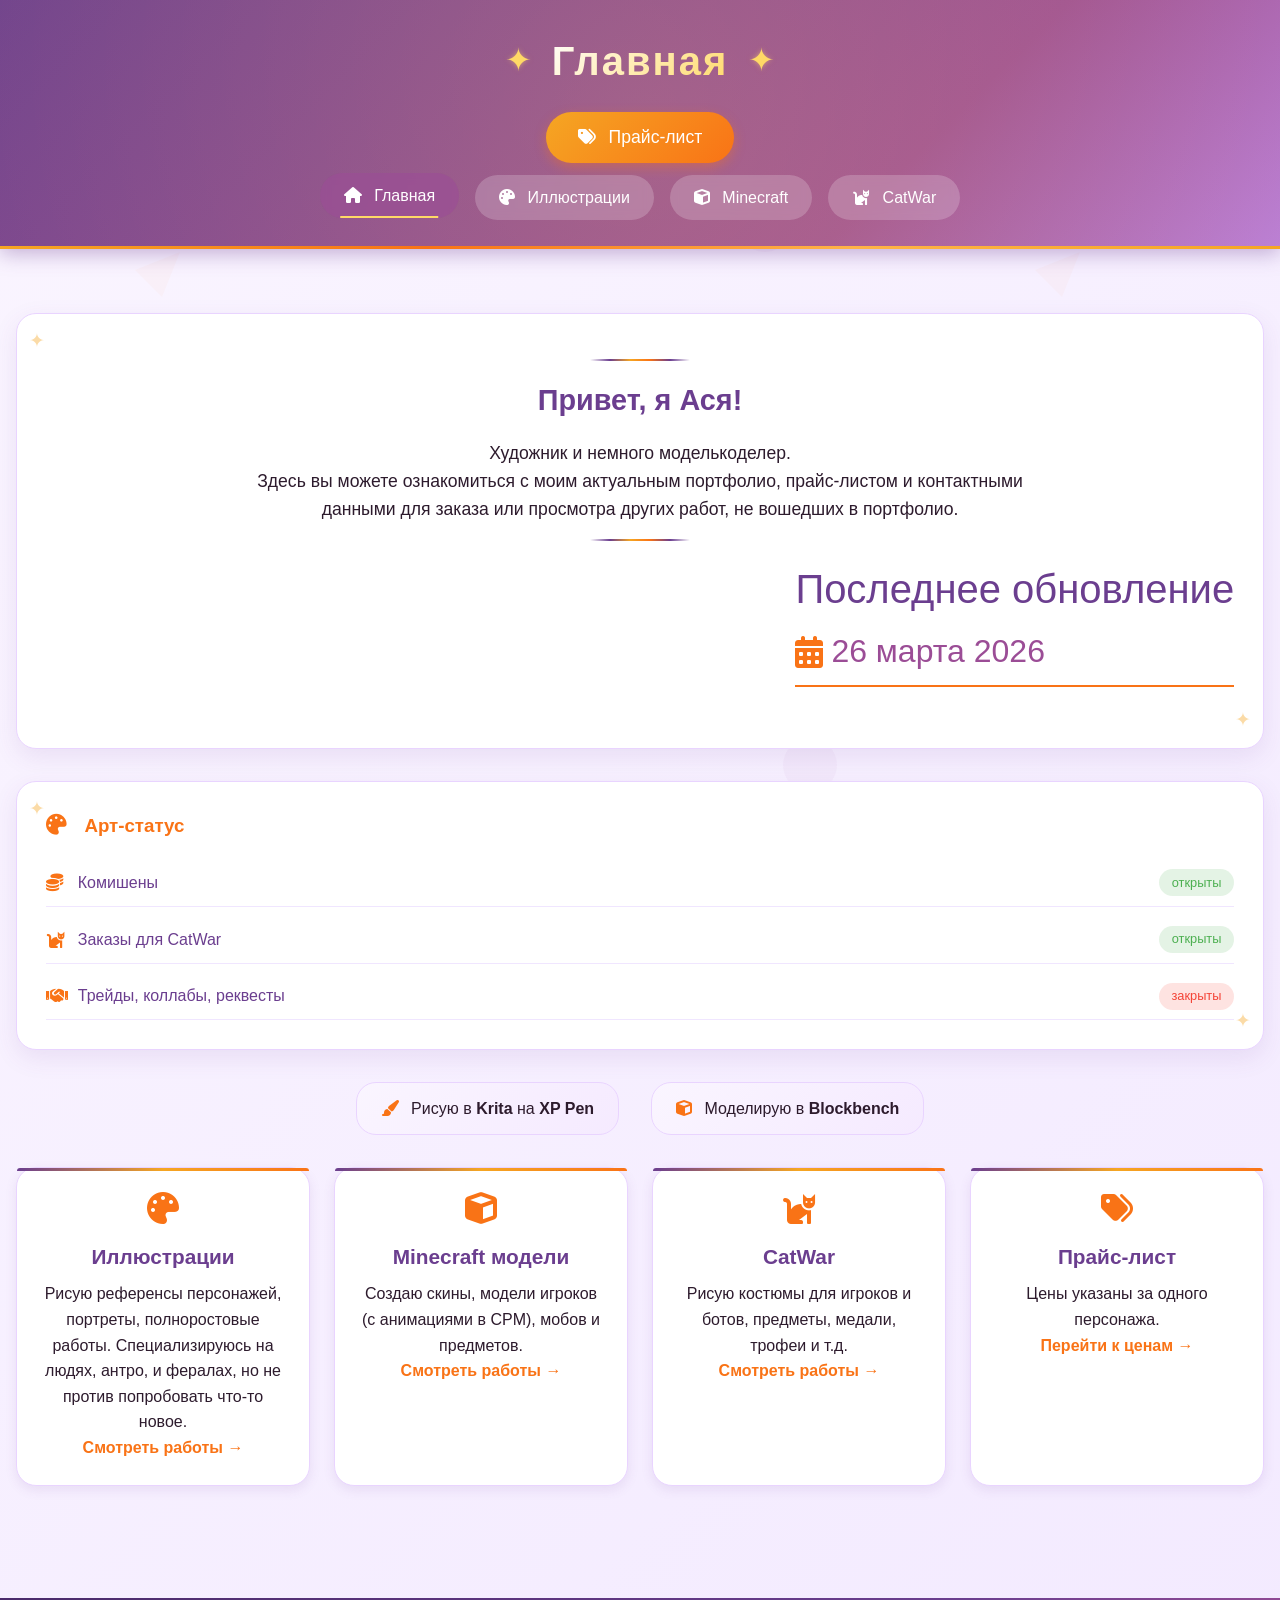
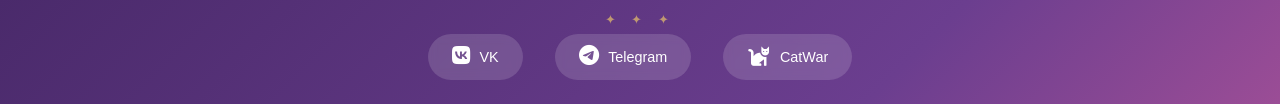
<file: index.html>
<!DOCTYPE html>
<html lang="ru">
<head>
    <meta charset="UTF-8">
    <meta name="viewport" content="width=device-width, initial-scale=1.0">
    <title>Главная</title>
    <link rel="stylesheet" href="style.css">
    <link rel="stylesheet" href="https://cdnjs.cloudflare.com/ajax/libs/font-awesome/6.0.0-beta3/css/all.min.css">
</head>
<body>
    <header>
        <div class="header-content">
            <div class="page-title-header">
                <span class="title-star-left">✦</span>
                <h1>Главная</h1>
                <span class="title-star-right">✦</span>
            </div>
        </div>
        <nav>
            <a href="price.html" class="price-btn"><i class="fas fa-tags"></i> Прайс-лист</a>
            <div class="nav-links">
                <a href="index.html" class="active"><i class="fas fa-home"></i> Главная</a>
                <a href="gallery.html"><i class="fas fa-palette"></i> Иллюстрации</a>
                <a href="minecraft.html"><i class="fas fa-cube"></i> Minecraft</a>
                <a href="catwar.html"><i class="fas fa-cat"></i> CatWar</a>
            </div>
        </nav>
    </header>

    <main>
        <div class="welcome-block info-block">
            <div class="decor-line"></div>
            <h3>Привет, я Ася!</h3>
            <p>Художник и немного моделькоделер.<br>Здесь вы можете ознакомиться с моим актуальным портфолио, прайс-листом и контактными данными для заказа или просмотра других работ, не вошедших в портфолио.</p>
            <div class="decor-line"></div>
            <div class="update-header">
            <h3>Последнее обновление</h3>
            <div class="update-date">
                <i class="fas fa-calendar-alt"></i>
                <span>26 марта 2026</span>
            </div>
        </div>
        </div>
        

        <!-- Блок с арт-статусом (в стиле дополнительных условий) -->
        <div class="art-status info-block">
            <h3><i class="fas fa-palette"></i> Арт-статус</h3>
            <div class="status-list">
                <div class="status-line">
                    <i class="fas fa-coins"></i>
                    <span class="status-name">Комишены</span>
                    <span class="status-badge open">открыты</span>
                </div>
                <div class="status-line">
                    <i class="fas fa-cat"></i>
                    <span class="status-name">Заказы для CatWar</span>
                    <span class="status-badge open">открыты</span>
                </div>
                <div class="status-line">
                    <i class="fas fa-handshake"></i>
                    <span class="status-name">Трейды, коллабы, реквесты</span>
                    <span class="status-badge closed">закрыты</span>
                </div>
            </div>
        </div>

        <div class="tools-block">
            <div class="tools-list">
                <p class="tool-item"><i class="fas fa-paint-brush"></i> Рисую в <strong>Krita</strong> на <strong>XP Pen</strong></p>
                <p class="tool-item"><i class="fas fa-cube"></i> Моделирую в <strong>Blockbench</strong></p>
            </div>
        </div>

        <div class="info-grid">
            <div class="info-card hover-scale">
                <i class="fas fa-palette"></i>
                <h3>Иллюстрации</h3>
                <p>Рисую референсы персонажей, портреты, полноростовые работы. Специализируюсь на людях, антро, и фералах, но не против попробовать что-то новое.</p>
                <a href="gallery.html" class="info-link">Смотреть работы →</a>
            </div>
            <div class="info-card hover-scale">
                <i class="fas fa-cube"></i>
                <h3>Minecraft модели</h3>
                <p>Создаю скины, модели игроков (с анимациями в CPM), мобов и предметов.</p>
                <a href="minecraft.html" class="info-link">Смотреть работы →</a>
            </div>
            <div class="info-card hover-scale">
                <i class="fas fa-cat"></i>
                <h3>CatWar</h3>
                <p>Рисую костюмы для игроков и ботов, предметы, медали, трофеи и т.д.</p>
                <a href="catwar.html" class="info-link">Смотреть работы →</a>
            </div>
            <div class="info-card hover-scale">
                <i class="fas fa-tags"></i>
                <h3>Прайс-лист</h3>
                <p>Цены указаны за одного персонажа.</p>
                <a href="price.html" class="info-link">Перейти к ценам →</a>
            </div>
        </div>
    </main>

    <footer>
    <div class="social-icons">
        <a href="https://vk.com/club159753129" target="_blank" class="social-link vk" aria-label="ВКонтакте">
            <i class="fab fa-vk"></i>
            <span>VK</span>
        </a>
        <a href="https://t.me/AsyaF0xy" target="_blank" class="social-link telegram" aria-label="Telegram">
            <i class="fab fa-telegram-plane"></i>
            <span>Telegram</span>
        </a>
        <a href="https://catwar.su/cat954921" target="_blank" class="social-link catwar" aria-label="CatWar">
            <i class="fas fa-cat"></i>
            <span>CatWar</span>
        </a>
    </div>
</footer>
</body>
</html>
</file>
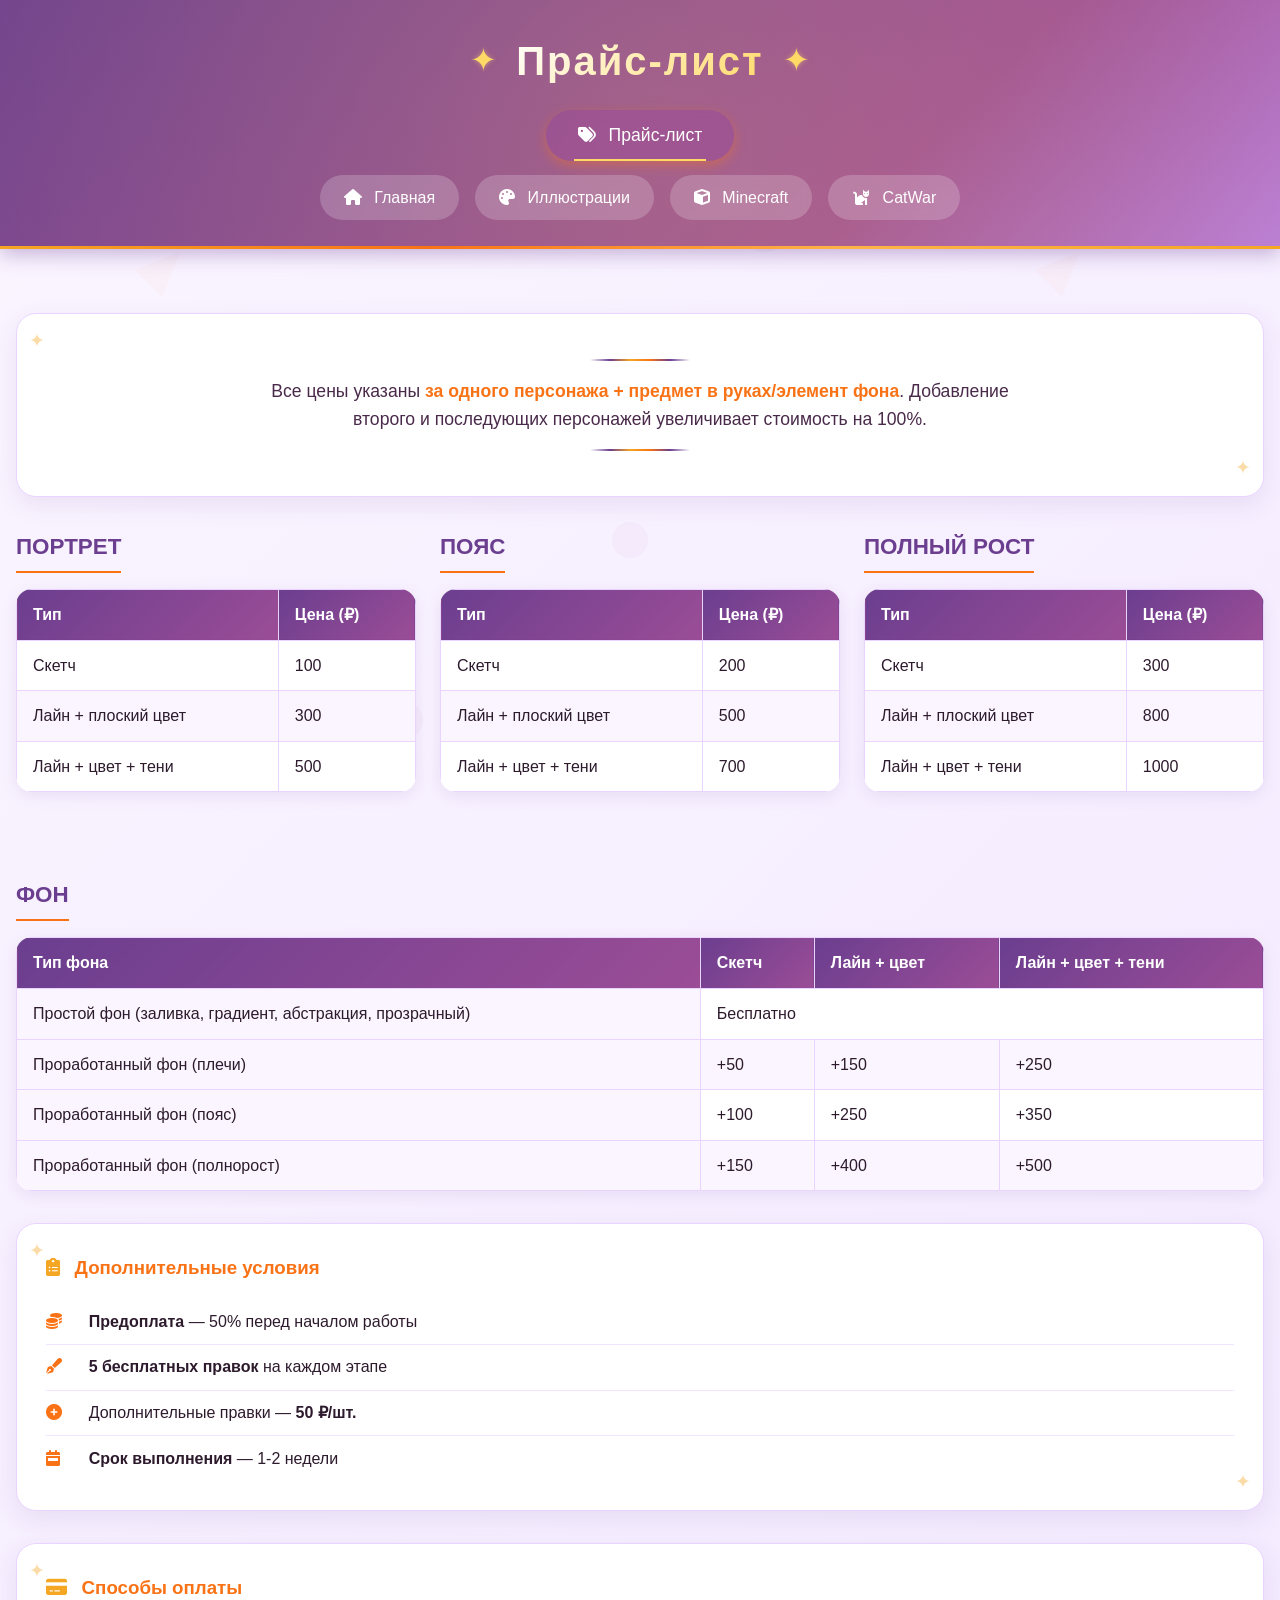
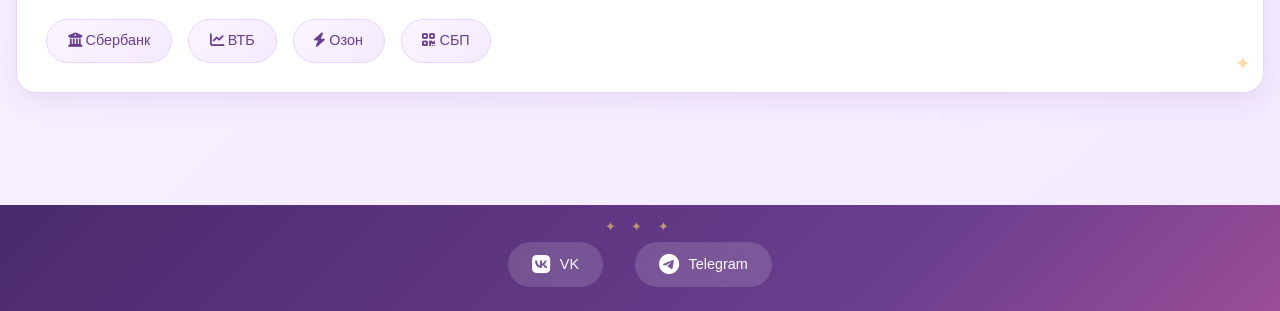
<file: price.html>
<!DOCTYPE html>
<html lang="ru">
<head>
    <meta charset="UTF-8">
    <meta name="viewport" content="width=device-width, initial-scale=1.0">
    <title>Прайс-лист</title>
    <link rel="stylesheet" href="style.css">
    <link rel="stylesheet" href="https://cdnjs.cloudflare.com/ajax/libs/font-awesome/6.0.0-beta3/css/all.min.css">
</head>
<body>
    <header>
        <div class="header-content">
            <div class="page-title-header">
                <span class="title-star-left">✦</span>
                <h1>Прайс-лист</h1>
                <span class="title-star-right">✦</span>
            </div>
        </div>
        <nav>
            <a href="price.html" class="price-btn active"><i class="fas fa-tags"></i> Прайс-лист</a>
            <div class="nav-links">
                <a href="index.html"><i class="fas fa-home"></i> Главная</a>
                <a href="gallery.html"><i class="fas fa-palette"></i> Иллюстрации</a>
                <a href="minecraft.html"><i class="fas fa-cube"></i> Minecraft</a>
                <a href="catwar.html"><i class="fas fa-cat"></i> CatWar</a>
            </div>
        </nav>
    </header>

    <main>
        <!-- Первый блок как на главной странице -->
        <div class="price-note info-block">
            <div class="decor-line"></div>
            <p>Все цены указаны <strong>за одного персонажа + предмет в руках/элемент фона</strong>. Добавление второго и последующих персонажей увеличивает стоимость на 100%.</p>
            <div class="decor-line"></div>
        </div>

        <!-- Три таблицы в один ряд: ПОРТРЕТ, ПОЯС, ПОЛНЫЙ РОСТ -->
        <div class="price-row">
            <div class="price-category">
                <h3>ПОРТРЕТ</h3>
                <table class="price-table">
                    <thead>   <th>Тип</th><th>Цена (₽)</th> </thead>
                    <tbody>
                        <tr><td>Скетч</td><td>100</td> </tr>
                        <tr><td>Лайн + плоский цвет</td><td>300</td> </tr>
                        <tr><td>Лайн + цвет + тени</td><td>500</td> </tr>
                    </tbody>
                 </table>
            </div>

            <div class="price-category">
                <h3>ПОЯС</h3>
                <table class="price-table">
                    <thead>   <th>Тип</th><th>Цена (₽)</th> </thead>
                    <tbody>
                        <tr><td>Скетч</td><td>200</td> </tr>
                        <tr><td>Лайн + плоский цвет</td><td>500</td> </tr>
                        <tr><td>Лайн + цвет + тени</td><td>700</td> </tr>
                    </tbody>
                 </table>
            </div>

            <div class="price-category">
                <h3>ПОЛНЫЙ РОСТ</h3>
                <table class="price-table">
                    <thead>   <th>Тип</th><th>Цена (₽)</th> </thead>
                    <tbody>
                        <tr><td>Скетч</td><td>300</td> </tr>
                        <tr><td>Лайн + плоский цвет</td><td>800</td> </tr>
                        <tr><td>Лайн + цвет + тени</td><td>1000</td> </tr>
                    </tbody>
                 </table>
            </div>
        </div>

        <!-- ФОН -->
        <div class="price-category full-width">
            <h3>ФОН</h3>
            <table class="price-table background-table">
                <thead>
                    <tr><th>Тип фона</th><th>Скетч</th><th>Лайн + цвет</th><th>Лайн + цвет + тени</th> </tr>
                </thead>
                <tbody>
                    <tr><td>Простой фон (заливка, градиент, абстракция, прозрачный)</td><td colspan="3">Бесплатно</td> </tr>
                    <tr><td>Проработанный фон (плечи)</td><td>+50</td><td>+150</td><td>+250</td> </tr>
                    <tr><td>Проработанный фон (пояс)</td><td>+100</td><td>+250</td><td>+350</td> </tr>
                    <tr><td>Проработанный фон (полнорост)</td><td>+150</td><td>+400</td><td>+500</td> </tr>
                </tbody>
             </table>
        </div>

        <div class="info-block">
            <h3><i class="fas fa-clipboard-list"></i> Дополнительные условия</h3>
            <ul>
                <li><i class="fas fa-coins"></i> <strong>Предоплата</strong> — 50% перед началом работы</li>
                <li><i class="fas fa-pen-fancy"></i> <strong>5 бесплатных правок</strong> на каждом этапе</li>
                <li><i class="fas fa-plus-circle"></i> Дополнительные правки — <strong>50 ₽/шт.</strong></li>
                <li><i class="fas fa-calendar-week"></i> <strong>Срок выполнения</strong> — 1-2 недели</li>
            </ul>
        </div>

        <div class="info-block">
            <h3><i class="fas fa-credit-card"></i> Способы оплаты</h3>
            <div class="payment-methods">
                <span><i class="fas fa-university"></i> Сбербанк</span>
                <span><i class="fas fa-chart-line"></i> ВТБ</span>
                <span><i class="fas fa-bolt"></i> Озон</span>
                <span><i class="fas fa-qrcode"></i> СБП</span>
            </div>
        </div>
    </main>

    <footer>
        <div class="social-icons">
            <a href="https://vk.com/club159753129" target="_blank" class="social-link vk"><i class="fab fa-vk"></i><span>VK</span></a>
            <a href="https://t.me/AsyaF0xy" target="_blank" class="social-link telegram"><i class="fab fa-telegram-plane"></i><span>Telegram</span></a>
        </div>
    </footer>
</body>
</html>
</file>
<file: style.css>
* {
    margin: 0;
    padding: 0;
    box-sizing: border-box;
}

body {
    font-family: 'Segoe UI', Tahoma, Geneva, Verdana, sans-serif;
    line-height: 1.6;
    color: #2d1b2d;
    background: linear-gradient(135deg, #faf5ff 0%, #f3eaff 100%);
    display: flex;
    flex-direction: column;
    min-height: 100vh;
    position: relative;
}

/* Декоративные элементы на фоне */
body::before {
    content: '';
    position: fixed;
    top: 0;
    left: 0;
    width: 100%;
    height: 100%;
    pointer-events: none;
    background-image: url('data:image/svg+xml;utf8,<svg xmlns="http://www.w3.org/2000/svg" viewBox="0 0 100 100"><circle cx="10" cy="10" r="2" fill="rgba(155,77,150,0.08)"/><circle cx="85" cy="25" r="3" fill="rgba(155,77,150,0.08)"/><circle cx="45" cy="80" r="2" fill="rgba(155,77,150,0.08)"/><circle cx="70" cy="60" r="2" fill="rgba(155,77,150,0.08)"/><circle cx="20" cy="70" r="2" fill="rgba(155,77,150,0.08)"/><circle cx="90" cy="85" r="3" fill="rgba(155,77,150,0.08)"/><circle cx="5" cy="45" r="2" fill="rgba(155,77,150,0.08)"/><circle cx="60" cy="15" r="2" fill="rgba(155,77,150,0.08)"/><path d="M15 30 L20 28 L18 33 Z" fill="rgba(249,115,22,0.05)"/><path d="M85 70 L90 68 L88 73 Z" fill="rgba(245,166,35,0.05)"/></svg>');
    background-repeat: repeat;
    opacity: 0.5;
    z-index: -1;
}

/* Шапка сайта */
header {
    background: linear-gradient(135deg, #6b3e8f 0%, #9b4d96 70%, #b87cdb 100%);
    color: #fff;
    text-align: center;
    padding: 1.8rem 1rem;
    box-shadow: 0 4px 20px rgba(107, 62, 143, 0.4);
    position: relative;
    overflow: hidden;
}

header::before {
    content: '';
    position: absolute;
    top: -50%;
    left: -50%;
    width: 200%;
    height: 200%;
    background: radial-gradient(circle, rgba(255,200,100,0.2) 0%, transparent 70%);
    animation: rotate 20s linear infinite;
}

header::after {
    content: '';
    position: absolute;
    bottom: 0;
    left: 0;
    right: 0;
    height: 3px;
    background: linear-gradient(90deg, #f5a623, #f97316, #ffb347, #f5a623);
    animation: shimmer 3s ease-in-out infinite;
}

@keyframes shimmer {
    0% { opacity: 0.5; background-position: -100%; }
    50% { opacity: 1; }
    100% { opacity: 0.5; background-position: 100%; }
}

@keyframes rotate {
    from { transform: rotate(0deg); }
    to { transform: rotate(360deg); }
}

.header-content {
    position: relative;
    z-index: 1;
}

/* Заголовок страницы в шапке */
.page-title-header {
    display: flex;
    align-items: center;
    justify-content: center;
    gap: 1.2rem;
    flex-wrap: wrap;
}

.title-star-left, .title-star-right {
    font-size: 2rem;
    color: #ffd966;
    text-shadow: 0 0 5px rgba(255,217,102,0.5);
    animation: starSpin 3s ease-in-out infinite;
}

.title-star-left {
    animation-delay: 0s;
}

.title-star-right {
    animation-delay: 1.5s;
}

@keyframes starSpin {
    0%, 100% { transform: rotate(0deg) scale(1); opacity: 0.7; }
    50% { transform: rotate(10deg) scale(1.1); opacity: 1; }
}

.page-title-header h1 {
    font-size: 2.5rem;
    margin: 0;
    text-shadow: 2px 2px 4px rgba(0,0,0,0.2);
    letter-spacing: 2px;
    background: linear-gradient(135deg, #fff, #ffd966);
    -webkit-background-clip: text;
    background-clip: text;
    color: transparent;
    text-shadow: none;
}

/* Навигация */
nav {
    margin-top: 1.2rem;
    position: relative;
    z-index: 1;
    display: flex;
    flex-direction: column;
    align-items: center;
    gap: 0.8rem;
}

.price-btn {
    background: linear-gradient(135deg, #f5a623, #f97316);
    padding: 0.7rem 2rem;
    font-size: 1.1rem;
    box-shadow: 0 4px 12px rgba(249, 115, 22, 0.4);
    position: relative;
    overflow: hidden;
}

.price-btn::before {
    content: '';
    position: absolute;
    top: 0;
    left: -100%;
    width: 100%;
    height: 100%;
    background: linear-gradient(90deg, transparent, rgba(255,255,255,0.3), transparent);
    transition: left 0.5s;
}

.price-btn:hover::before {
    left: 100%;
}

.price-btn:hover {
    transform: translateY(-2px);
    box-shadow: 0 6px 16px rgba(249, 115, 22, 0.6);
}

.nav-links {
    display: flex;
    gap: 1rem;
    flex-wrap: wrap;
    justify-content: center;
}

nav a {
    color: #fff;
    text-decoration: none;
    margin: 0;
    padding: 0.6rem 1.5rem;
    border-radius: 30px;
    transition: all 0.3s;
    font-weight: 500;
    display: inline-block;
    background: rgba(255,255,255,0.2);
    backdrop-filter: blur(5px);
    position: relative;
}

nav a i {
    margin-right: 0.5rem;
}

nav a::after {
    content: '';
    position: absolute;
    bottom: 0;
    left: 50%;
    width: 0;
    height: 2px;
    background: #ffd966;
    transition: all 0.3s;
    transform: translateX(-50%);
}

nav a:hover::after, nav a.active::after {
    width: 70%;
}

nav a:hover, nav a.active {
    background: rgba(155, 77, 150, 0.6);
    transform: translateY(-2px);
}

/* Основной контент */
main {
    flex: 1;
    max-width: 1400px;
    margin: 2rem auto;
    padding: 0 1rem;
    width: 100%;
    position: relative;
    z-index: 1;
}

/* Галерея в стиле Pinterest */
.gallery {
    column-count: 3;
    column-gap: 1.5rem;
    clear: both;
    margin-top: 1rem;
}

.card {
    background: #fff;
    border-radius: 20px;
    overflow: hidden;
    box-shadow: 0 10px 30px rgba(107, 62, 143, 0.15);
    transition: all 0.4s;
    border: 1px solid #e9d4ff;
    margin-bottom: 1.5rem;
    break-inside: avoid;
    display: inline-block;
    width: 100%;
    position: relative;
}

.card::before {
    content: '';
    position: absolute;
    top: 0;
    left: 0;
    right: 0;
    height: 3px;
    background: linear-gradient(90deg, #6b3e8f, #f5a623, #f97316, #6b3e8f);
    border-radius: 20px 20px 0 0;
    transform: scaleX(0);
    transition: transform 0.4s;
}

.card:hover::before {
    transform: scaleX(1);
}

.card:hover {
    transform: translateY(-8px);
    box-shadow: 0 20px 40px rgba(155, 77, 150, 0.3);
}

.card-image {
    position: relative;
    overflow: hidden;
    cursor: pointer;
    background: #f5f0e8;
}

.card-image img {
    width: 100%;
    height: auto;
    display: block;
    transition: transform 0.5s;
}

.card:hover .card-image img {
    transform: scale(1.02);
}

.card-overlay {
    position: absolute;
    top: 0;
    left: 0;
    width: 100%;
    height: 100%;
    background: rgba(107, 62, 143, 0.7);
    display: flex;
    align-items: center;
    justify-content: center;
    opacity: 0;
    transition: opacity 0.3s;
}

.card-image:hover .card-overlay {
    opacity: 1;
}

.card-overlay i {
    font-size: 2.5rem;
    color: #ffd966;
    transform: scale(0.8);
    transition: transform 0.3s;
}

.card-image:hover .card-overlay i {
    transform: scale(1);
}

/* Категории */
.category {
    margin-bottom: 3rem;
}

.category h3 {
    font-size: 1.8rem;
    margin: 1.5rem 0 1.5rem;
    color: #6b3e8f;
    border-bottom: 3px solid #f97316;
    padding-bottom: 0.5rem;
    display: inline-block;
    position: relative;
}

.category h3::before {
    content: '✦';
    position: absolute;
    left: -30px;
    top: 50%;
    transform: translateY(-50%);
    color: #f5a623;
    font-size: 1.3rem;
    animation: spin 4s linear infinite;
}

.category h3::after {
    content: '✦';
    position: absolute;
    right: -30px;
    top: 50%;
    transform: translateY(-50%);
    color: #f5a623;
    font-size: 1.3rem;
    animation: spin 4s linear infinite reverse;
}

@keyframes spin {
    from { transform: translateY(-50%) rotate(0deg); }
    to { transform: translateY(-50%) rotate(360deg); }
}

/* Прайс-лист */
.price-note {
    background: #fff;
    border-radius: 20px;
    padding: 1.8rem;
    margin: 2rem 0;
    box-shadow: 0 8px 24px rgba(107, 62, 143, 0.1);
    border: 1px solid #e9d4ff;
    transition: all 0.3s;
    position: relative;
    overflow: hidden;
    text-align: center;
}

.price-note .decor-line {
    width: 100px;
    height: 2px;
    background: linear-gradient(90deg, transparent, #6b3e8f, #f5a623, #f97316, #6b3e8f, transparent);
    margin: 1rem auto;
    border-radius: 2px;
}

.price-note p {
    font-size: 1.1rem;
    max-width: 800px;
    margin: 0 auto;
    line-height: 1.6;
    color: #4a2a4a;
}

.price-note strong {
    color: #f97316;
}

/* Ряд из трёх таблиц */
.price-row {
    display: flex;
    flex-wrap: wrap;
    gap: 1.5rem;
    margin: 2rem 0;
    justify-content: center;
}

.price-row .price-category {
    flex: 1;
    min-width: 250px;
    margin-bottom: 0;
}

.price-category.full-width {
    width: 100%;
    margin-top: 2rem;
}

.price-category {
    margin-bottom: 2rem;
}

.price-category h3 {
    font-size: 1.4rem;
    margin: 1.8rem 0 1rem;
    color: #6b3e8f;
    border-bottom: 2px solid #f97316;
    padding-bottom: 0.4rem;
    display: inline-block;
}

.price-row .price-category h3 {
    margin-top: 0;
}

.price-table {
    width: 100%;
    border-collapse: collapse;
    background: #fff;
    box-shadow: 0 4px 16px rgba(107, 62, 143, 0.1);
    margin-bottom: 1.5rem;
    border-radius: 16px;
    overflow: hidden;
}

.price-table th, .price-table td {
    border: 1px solid #e9d4ff;
    padding: 12px 16px;
    text-align: left;
}

.price-table th {
    background: linear-gradient(135deg, #6b3e8f 0%, #9b4d96 100%);
    color: #fff;
    font-weight: 600;
}

.price-table tr:nth-child(even) {
    background: #faf5ff;
}

.price-table tr:hover {
    background: #fff0e0;
    transition: background 0.2s;
}

.background-table td:first-child {
    font-weight: 500;
    background: #faf5ff;
}

/* Информационные блоки */
.info-block {
    background: #fff;
    border-radius: 20px;
    padding: 1.8rem;
    margin: 2rem 0;
    box-shadow: 0 8px 24px rgba(107, 62, 143, 0.1);
    border: 1px solid #e9d4ff;
    transition: all 0.3s;
    position: relative;
    overflow: hidden;
}

.info-block::before {
    content: '✦';
    position: absolute;
    top: 12px;
    left: 12px;
    font-size: 1.2rem;
    color: #f5a623;
    opacity: 0.4;
    animation: spin 6s linear infinite;
}

.info-block::after {
    content: '✦';
    position: absolute;
    bottom: 12px;
    right: 12px;
    font-size: 1.2rem;
    color: #f5a623;
    opacity: 0.4;
    animation: spin 6s linear infinite reverse;
}

.info-block:hover {
    transform: translateY(-3px);
    box-shadow: 0 12px 28px rgba(249, 115, 22, 0.15);
}

.info-block h3 {
    border-bottom: none;
    margin-top: 0;
    display: block;
    color: #f97316;
    margin-bottom: 1rem;
}

.info-block h3 i {
    margin-right: 0.6rem;
    color: #f5a623;
}

.info-block ul {
    list-style: none;
    padding-left: 0;
}

.info-block li {
    padding: 0.6rem 0;
    border-bottom: 1px solid #f0e6ff;
}

.info-block li:last-child {
    border-bottom: none;
}

.info-block li i {
    margin-right: 0.8rem;
    color: #f97316;
    width: 1.6rem;
}

.payment-methods {
    display: flex;
    flex-wrap: wrap;
    gap: 1rem;
    margin-top: 0.8rem;
}

.payment-methods span {
    background: linear-gradient(135deg, #faf5ff 0%, #f5eaff 100%);
    padding: 0.6rem 1.3rem;
    border-radius: 30px;
    font-size: 0.9rem;
    color: #6b3e8f;
    font-weight: 500;
    transition: all 0.3s;
    border: 1px solid #e9d4ff;
}

.payment-methods span:hover {
    transform: translateY(-2px);
    box-shadow: 0 2px 8px rgba(249, 115, 22, 0.2);
    border-color: #f97316;
}

/* Стили для лобби */
.welcome-block {
    text-align: center;
    position: relative;
}

.welcome-block .decor-line {
    width: 100px;
    height: 2px;
    background: linear-gradient(90deg, transparent, #6b3e8f, #f5a623, #f97316, #6b3e8f, transparent);
    margin: 1rem auto;
    border-radius: 2px;
}

.welcome-block h3 {
    color: #6b3e8f;
    margin-bottom: 1rem;
    font-size: 1.8rem;
}

.welcome-block p {
    font-size: 1.1rem;
    max-width: 800px;
    margin: 0 auto;
    line-height: 1.6;
}

.tools-block {
    text-align: center;
}

.tools-list {
    display: flex;
    justify-content: center;
    gap: 2rem;
    flex-wrap: wrap;
    margin-top: 1rem;
}

.tools-list p {
    background: linear-gradient(135deg, #faf5ff 0%, #f5eaff 100%);
    padding: 0.8rem 1.5rem;
    border-radius: 20px;
    border: 1px solid #e9d4ff;
    font-size: 1rem;
    transition: all 0.3s;
}

.tools-list p:hover {
    border-color: #f97316;
    transform: translateY(-2px);
}

.tools-list i {
    margin-right: 0.5rem;
    color: #f97316;
}

.info-grid {
    display: grid;
    grid-template-columns: repeat(auto-fit, minmax(250px, 1fr));
    gap: 1.5rem;
    margin: 2rem 0;
}

.info-card {
    background: #fff;
    border-radius: 20px;
    padding: 1.5rem;
    text-align: center;
    transition: all 0.3s;
    border: 1px solid #e9d4ff;
    box-shadow: 0 4px 12px rgba(107, 62, 143, 0.1);
    position: relative;
}

.info-card::before {
    content: '';
    position: absolute;
    top: 0;
    left: 0;
    right: 0;
    height: 3px;
    background: linear-gradient(90deg, #6b3e8f, #f5a623, #f97316);
    border-radius: 20px 20px 0 0;
}

.info-card:hover {
    transform: translateY(-5px);
    box-shadow: 0 12px 28px rgba(249, 115, 22, 0.2);
}

.info-card i {
    font-size: 2rem;
    color: #f97316;
    margin-bottom: 1rem;
}

.info-card h3 {
    color: #6b3e8f;
    margin-bottom: 0.5rem;
    font-size: 1.3rem;
}

.info-link {
    display: inline-block;
    color: #f97316;
    text-decoration: none;
    font-weight: bold;
    transition: color 0.3s;
}

.info-link:hover {
    color: #f5a623;
}

/* Арт-статус */
.art-status {
    text-align: left;
}

.art-status h3 {
    display: flex;
    align-items: center;
    gap: 0.5rem;
    margin-bottom: 1.2rem;
    border-bottom: none;
}

.art-status h3 i {
    font-size: 1.3rem;
    color: #f97316;
}

.status-list {
    display: flex;
    flex-direction: column;
    gap: 0.6rem;
}

.status-line {
    display: flex;
    align-items: center;
    padding: 0.6rem 0;
    border-bottom: 1px solid #f0e6ff;
    transition: all 0.2s;
}

.status-line:hover {
    transform: translateX(5px);
}

.status-line i {
    width: 32px;
    font-size: 1.1rem;
    color: #f97316;
}

.status-name {
    flex: 1;
    font-weight: 500;
    color: #6b3e8f;
}

.status-badge {
    font-size: 0.8rem;
    padding: 0.2rem 0.8rem;
    border-radius: 30px;
    font-weight: 500;
}

.status-badge.open {
    background: rgba(76, 175, 80, 0.15);
    color: #4caf50;
}

.status-badge.closed {
    background: rgba(244, 67, 54, 0.15);
    color: #f44336;
}

/* Minecraft блок */
.minecraft-info {
    background: linear-gradient(135deg, #faf5ff 0%, #f5eaff 100%);
    border: 1px solid #f97316;
}

.minecraft-info h3 {
    color: #f97316;
}

/* Переключаемые разделы CatWar */
.section-tabs {
    display: flex;
    justify-content: center;
    gap: 1rem;
    margin-bottom: 2rem;
    flex-wrap: wrap;
}

.tab-btn {
    background: rgba(155, 77, 150, 0.15);
    border: 2px solid #9b4d96;
    color: #6b3e8f;
    padding: 0.8rem 2rem;
    border-radius: 50px;
    font-size: 1.1rem;
    font-weight: bold;
    cursor: pointer;
    transition: all 0.3s;
    font-family: inherit;
    position: relative;
    overflow: hidden;
}

.tab-btn::before {
    content: '';
    position: absolute;
    top: 0;
    left: -100%;
    width: 100%;
    height: 100%;
    background: linear-gradient(90deg, transparent, rgba(255,215,0,0.3), transparent);
    transition: left 0.4s;
}

.tab-btn:hover::before {
    left: 100%;
}

.tab-btn:hover {
    background: #f97316;
    color: white;
    transform: translateY(-2px);
    border-color: #f97316;
}

.tab-btn.active {
    background: linear-gradient(135deg, #f5a623, #f97316);
    color: white;
    border-color: #f97316;
    box-shadow: 0 4px 12px rgba(249, 115, 22, 0.4);
}

.section-content {
    display: none;
    animation: fadeIn 0.5s ease;
}

.section-content.active {
    display: block;
}

@keyframes fadeIn {
    from { opacity: 0; transform: translateY(10px); }
    to { opacity: 1; transform: translateY(0); }
}

/* Дата последнего обновления */
.update-header {
    margin-bottom: 2rem;
    text-align: right;
    border-bottom: 2px solid #f97316;
    display: inline-block;
    float: right;
    clear: both;
    padding-bottom: 0.5rem;
}

.update-header h3 {
    font-size: 2.5rem;
    color: #6b3e8f;
    margin-bottom: 0.3rem;
    font-weight: 500;
}

.update-date {
    display: flex;
    align-items: center;
    gap: 0.5rem;
    color: #9b4d96;
    font-size: 2rem;
}

.update-date i {
    color: #f97316;
}

/* Разделитель для предметов и медалей */
.separator {
    display: flex;
    align-items: center;
    justify-content: center;
    gap: 1.5rem;
    margin: 4rem 0 2rem;
    color: #9b4d96;
    font-size: 2.5rem;
    font-weight: 600;
    text-transform: uppercase;
    letter-spacing: 2px;
    position: relative;
}

.separator i {
    color: #f97316;
    font-size: 1.3rem;
    animation: pulse 2s ease-in-out infinite;
}

.separator::before,
.separator::after {
    content: '';
    flex: 1;
    height: 2px;
    background: linear-gradient(90deg, transparent, #6b3e8f, #f5a623, #f97316, #6b3e8f, transparent);
    max-width: 200px;
}

.separator span {
    background: linear-gradient(135deg, #6b3e8f, #9b4d96);
    -webkit-background-clip: text;
    background-clip: text;
    color: transparent;
    padding: 0 0.5rem;
}

@keyframes pulse {
    0%, 100% { opacity: 0.6; transform: scale(1); }
    50% { opacity: 1; transform: scale(1.1); }
}

@media (max-width: 768px) {
    .separator {
        font-size: 1.1rem;
        gap: 0.8rem;
        margin: 2.5rem 0 1.5rem;
    }
    
    .separator i {
        font-size: 1rem;
    }
    
    .separator::before,
    .separator::after {
        max-width: 100px;
    }
}
/* Специальные стили для CatWar — уменьшаем изображения */
.catwar-image {
    display: flex !important;
    justify-content: center !important;
    align-items: center !important;
    background: #f5f0e8;
    padding: 0.5rem 0 !important;
}

.catwar-image img {
    width: 40% !important;
    max-width: 150px !important;
    min-width: 80px !important;
    height: auto !important;
    display: block !important;
    border-radius: 12px;
    margin: 0 auto !important;
    transition: transform 0.3s;
}

.catwar-image img:hover {
    transform: scale(1.05);
}

/* Подвал */
footer {
    background: linear-gradient(135deg, #4a2a6b 0%, #6b3e8f 70%, #9b4d96 100%);
    color: #fff;
    text-align: center;
    padding: 1.5rem;
    margin-top: 3rem;
    position: relative;
}

footer::before {
    content: '✦ ✦ ✦';
    position: absolute;
    top: 12px;
    left: 50%;
    transform: translateX(-50%);
    font-size: 0.8rem;
    letter-spacing: 6px;
    opacity: 0.6;
    color: #ffd966;
    animation: pulse 2s ease-in-out infinite;
}

.social-icons {
    display: flex;
    justify-content: center;
    gap: 2rem;
    margin-top: 0.8rem;
}

.social-link {
    display: flex;
    align-items: center;
    gap: 0.6rem;
    color: #fff;
    text-decoration: none;
    padding: 0.7rem 1.5rem;
    border-radius: 40px;
    transition: all 0.3s;
    background: rgba(255,255,255,0.15);
    backdrop-filter: blur(5px);
    position: relative;
    overflow: hidden;
}

.social-link::before {
    content: '';
    position: absolute;
    top: 0;
    left: -100%;
    width: 100%;
    height: 100%;
    background: linear-gradient(90deg, transparent, rgba(255,215,0,0.3), transparent);
    transition: left 0.4s;
}

.social-link:hover::before {
    left: 100%;
}

.social-link i {
    font-size: 1.3rem;
}

.social-link span {
    font-size: 0.9rem;
    font-weight: 500;
}

.social-link:hover {
    transform: translateY(-5px);
    box-shadow: 0 6px 16px rgba(0,0,0,0.2);
}

.social-link.vk:hover {
    background: #4c75a3;
}

.social-link.telegram:hover {
    background: #26a5e4;
}

.social-link.catwar:hover {
    background: #6b3e8f;
}

/* Модальное окно */
.modal {
    display: none;
    position: fixed;
    top: 0;
    left: 0;
    width: 100%;
    height: 100%;
    background: rgba(0,0,0,0.95);
    z-index: 9999;
    align-items: center;
    justify-content: center;
    cursor: pointer;
    backdrop-filter: blur(5px);
}

.modal-content {
    max-width: 90%;
    max-height: 90%;
    object-fit: contain;
    border-radius: 16px;
    box-shadow: 0 0 40px rgba(249, 115, 22, 0.4);
    animation: zoomIn 0.3s ease;
    cursor: default;
}

@keyframes zoomIn {
    from { transform: scale(0.8); opacity: 0; }
    to { transform: scale(1); opacity: 1; }
}

.close-modal {
    position: absolute;
    top: 25px;
    right: 35px;
    color: #fff;
    font-size: 45px;
    font-weight: bold;
    cursor: pointer;
    transition: all 0.3s;
    z-index: 10000;
    width: 50px;
    height: 50px;
    display: flex;
    align-items: center;
    justify-content: center;
    border-radius: 50%;
    background: rgba(0,0,0,0.5);
}

.close-modal:hover {
    color: #f97316;
    transform: rotate(90deg) scale(1.1);
    background: rgba(0,0,0,0.8);
}

/* Адаптивность */
@media (max-width: 992px) {
    .gallery {
        column-count: 2;
    }
    
    .price-row {
        gap: 1rem;
    }
}

@media (max-width: 768px) {
    .page-title-header h1 {
        font-size: 1.8rem;
    }
    
    .title-star-left, .title-star-right {
        font-size: 1.4rem;
    }
    
    nav a {
        padding: 0.4rem 1rem;
        font-size: 0.85rem;
    }
    
    .price-btn {
        padding: 0.5rem 1.2rem;
        font-size: 0.95rem;
    }
    
    .gallery {
        column-count: 1;
    }
    
    .price-row {
        flex-direction: column;
    }
    
    .price-row .price-category {
        width: 100%;
    }
    
    .price-note {
        padding: 1.2rem;
    }
    
    .price-note p {
        font-size: 0.95rem;
    }
    
    .price-table th, .price-table td {
        padding: 8px 10px;
        font-size: 0.85rem;
    }
    
    .category h3::before,
    .category h3::after {
        display: none;
    }
    
    .close-modal {
        top: 15px;
        right: 20px;
        font-size: 35px;
    }
    
    .info-block {
        padding: 1.2rem;
    }
    
    .payment-methods span {
        padding: 0.4rem 1rem;
        font-size: 0.8rem;
    }
    
    .tools-list {
        gap: 1rem;
    }
    
    .tools-list p {
        padding: 0.6rem 1rem;
        font-size: 0.9rem;
    }
    
    .info-grid {
        grid-template-columns: 1fr;
    }
    
    .tab-btn {
        padding: 0.5rem 1rem;
        font-size: 0.9rem;
    }
    
    .welcome-block h3 {
        font-size: 1.4rem;
    }
    
    .welcome-block p {
        font-size: 0.95rem;
    }
    
    .update-header {
        float: none;
        display: block;
        text-align: center;
        margin-bottom: 1.5rem;
    }
    
    .status-line {
        flex-wrap: wrap;
        gap: 0.5rem;
        justify-content: space-between;
    }
    
    .status-name {
        width: auto;
        flex: 2;
    }
    
    .separator {
        font-size: 1rem;
        margin: 2rem 0 1rem;
    }
    
    .catwar-image img {
        max-width: 100px !important;
        min-width: 60px !important;
        width: 35% !important;
    }
}
</file>
